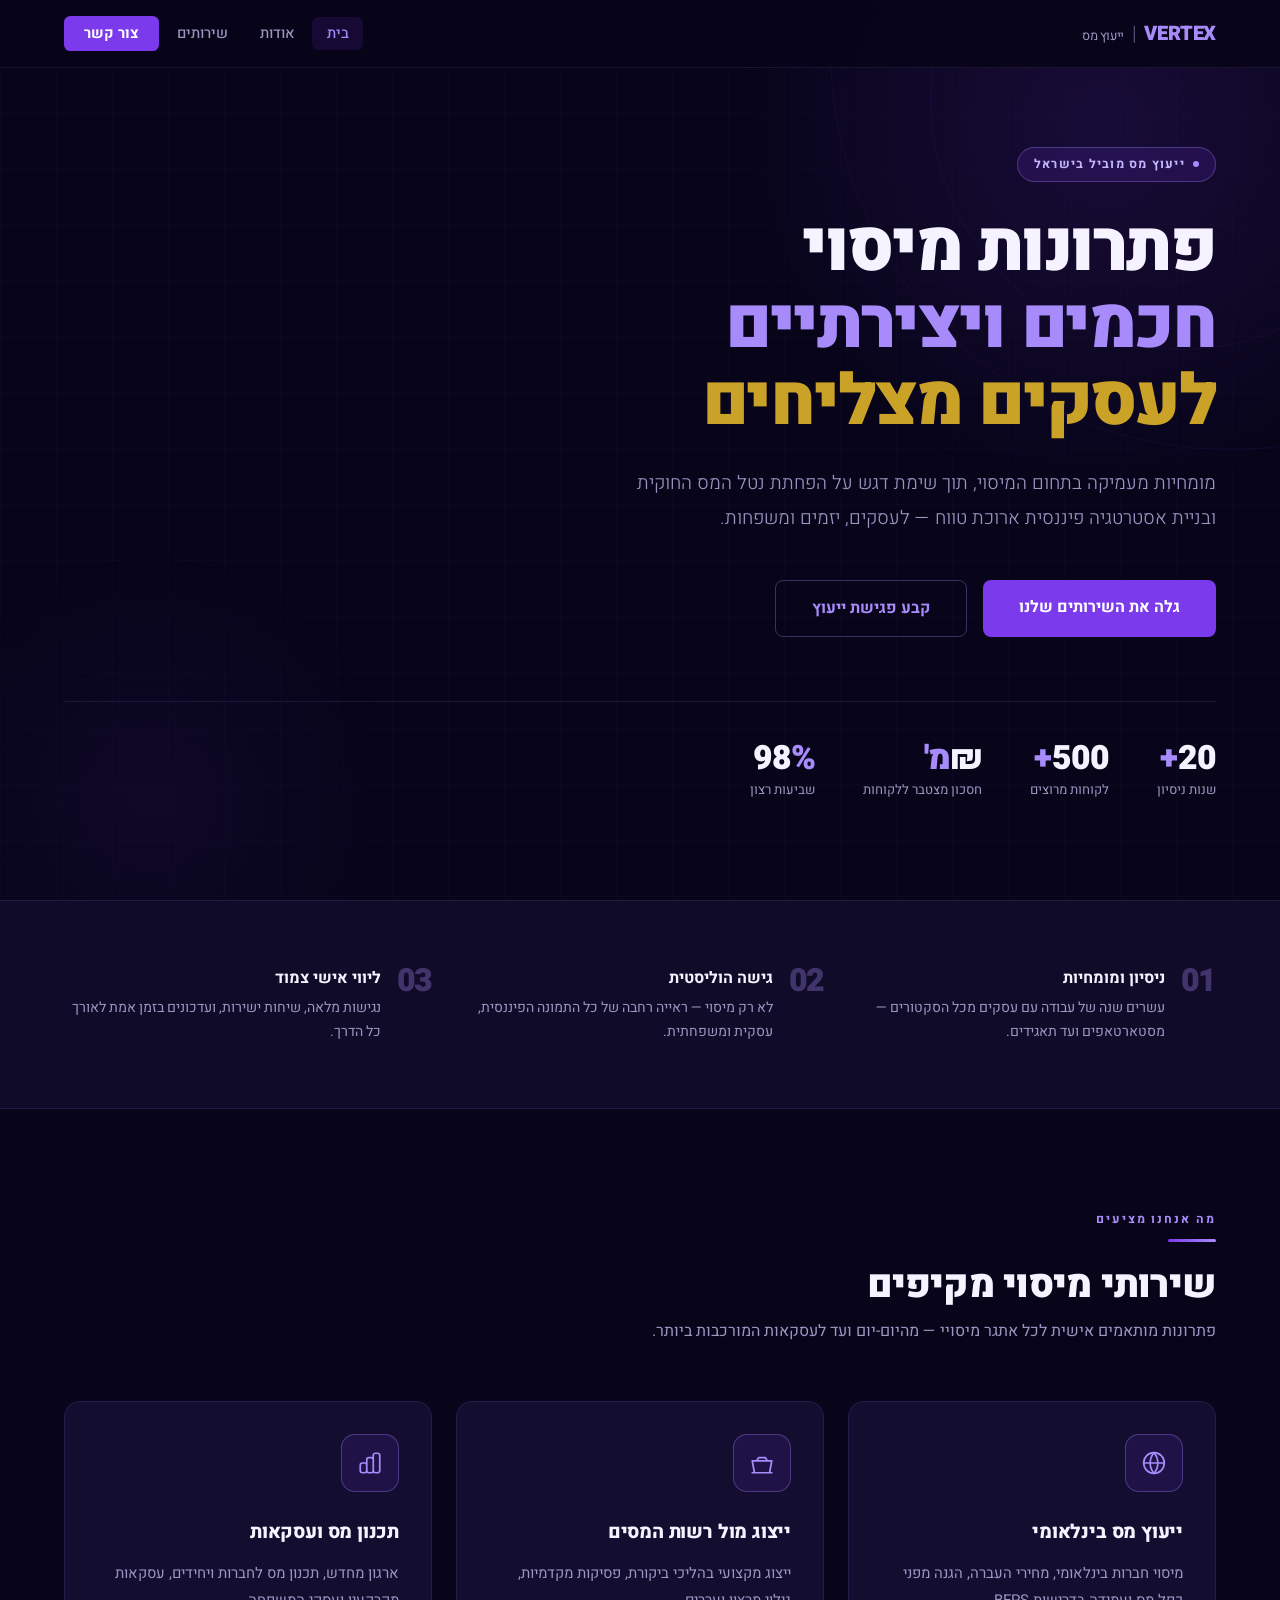
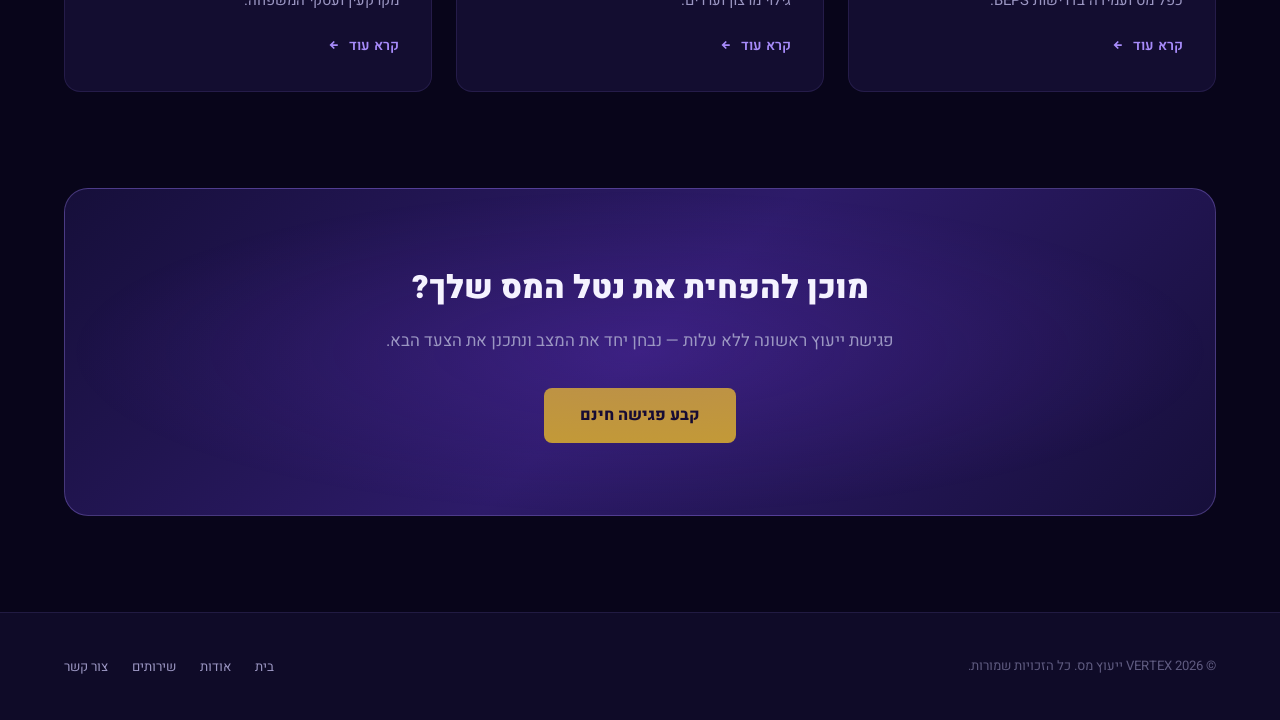
<file: index.html>
<!DOCTYPE html>
<html lang="he" dir="rtl">
<head>
  <meta charset="UTF-8">
  <meta name="viewport" content="width=device-width, initial-scale=1.0">
  <title>VERTEX | ייעוץ מס מקצועי</title>
  <link rel="stylesheet" href="style.css">
</head>
<body>

<nav>
  <a href="index.html" class="nav-logo">
    <span class="logo-en">VERTEX</span>
    <span class="logo-sep">|</span>
    <span class="logo-he">ייעוץ מס</span>
  </a>
  <ul class="nav-links" id="navLinks">
    <li><a href="index.html" class="active">בית</a></li>
    <li><a href="about.html">אודות</a></li>
    <li><a href="services.html">שירותים</a></li>
    <li><a href="contact.html" class="nav-cta">צור קשר</a></li>
  </ul>
  <button class="hamburger" id="hamburger" aria-label="תפריט">
    <span></span><span></span><span></span>
  </button>
</nav>

<!-- HERO -->
<section class="hero">
  <div class="hero-glow g1"></div>
  <div class="hero-glow g2"></div>
  <div class="hero-ring" style="width:500px;height:500px;top:-150px;right:-150px;"></div>
  <div class="hero-ring" style="width:800px;height:800px;top:-350px;right:-350px;"></div>

  <div class="hero-content">
    <div class="badge"><span class="badge-dot"></span>ייעוץ מס מוביל בישראל</div>

    <h1>
      פתרונות מיסוי<br>
      <span class="hl">חכמים ויצירתיים</span><br>
      <span class="hg">לעסקים מצליחים</span>
    </h1>

    <p class="hero-sub">
      מומחיות מעמיקה בתחום המיסוי, תוך שימת דגש על הפחתת נטל המס החוקית
      ובניית אסטרטגיה פיננסית ארוכת טווח — לעסקים, יזמים ומשפחות.
    </p>

    <div class="hero-actions">
      <a href="services.html" class="btn btn-primary">גלה את השירותים שלנו</a>
      <a href="contact.html" class="btn btn-outline">קבע פגישת ייעוץ</a>
    </div>

    <div class="hero-stats">
      <div class="stat-item">
        <div class="stat-num">20<span>+</span></div>
        <div class="stat-label">שנות ניסיון</div>
      </div>
      <div class="stat-item">
        <div class="stat-num">500<span>+</span></div>
        <div class="stat-label">לקוחות מרוצים</div>
      </div>
      <div class="stat-item">
        <div class="stat-num">₪<span>מ'</span></div>
        <div class="stat-label">חסכון מצטבר ללקוחות</div>
      </div>
      <div class="stat-item">
        <div class="stat-num">98<span>%</span></div>
        <div class="stat-label">שביעות רצון</div>
      </div>
    </div>
  </div>
</section>

<!-- FEATURES BAND -->
<div class="features-band">
  <div class="container">
    <div class="grid-3">
      <div class="feat-item fade-in">
        <div class="feat-num">01</div>
        <div>
          <div class="feat-title">ניסיון ומומחיות</div>
          <div class="feat-desc">עשרים שנה של עבודה עם עסקים מכל הסקטורים — מסטארטאפים ועד תאגידים.</div>
        </div>
      </div>
      <div class="feat-item fade-in" style="transition-delay:.1s">
        <div class="feat-num">02</div>
        <div>
          <div class="feat-title">גישה הוליסטית</div>
          <div class="feat-desc">לא רק מיסוי — ראייה רחבה של כל התמונה הפיננסית, עסקית ומשפחתית.</div>
        </div>
      </div>
      <div class="feat-item fade-in" style="transition-delay:.2s">
        <div class="feat-num">03</div>
        <div>
          <div class="feat-title">ליווי אישי צמוד</div>
          <div class="feat-desc">נגישות מלאה, שיחות ישירות, ועדכונים בזמן אמת לאורך כל הדרך.</div>
        </div>
      </div>
    </div>
  </div>
</div>

<!-- SERVICES PREVIEW -->
<section class="section">
  <div class="container">
    <div class="section-hd fade-in">
      <span class="eyebrow">מה אנחנו מציעים</span>
      <div class="acc-bar"></div>
      <h2 class="section-title">שירותי מיסוי <span>מקיפים</span></h2>
      <p class="section-desc">פתרונות מותאמים אישית לכל אתגר מיסויי — מהיום-יום ועד לעסקאות המורכבות ביותר.</p>
    </div>

    <div class="grid-3">
      <!-- Card 1 -->
      <div class="card fade-in">
        <div class="svc-icon">
          <svg viewBox="0 0 24 24"><circle cx="12" cy="12" r="9.5"/><path d="M2.5 12h19M12 2.5a14.5 14.5 0 010 19M12 2.5a14.5 14.5 0 000 19"/></svg>
        </div>
        <h3>ייעוץ מס בינלאומי</h3>
        <p>מיסוי חברות בינלאומי, מחירי העברה, הגנה מפני כפל מס ועמידה בדרישות BEPS.</p>
        <a href="services.html" class="card-link">
          קרא עוד
          <svg viewBox="0 0 16 16" fill="none" stroke="currentColor" stroke-width="2"><path d="M10 8H2M6 4l-4 4 4 4"/></svg>
        </a>
      </div>

      <!-- Card 2 -->
      <div class="card fade-in" style="transition-delay:.1s">
        <div class="svc-icon">
          <svg viewBox="0 0 24 24"><path d="M3 21h18M9 7h6l2 3H7L9 7zM3 10h18l-2 11H5L3 10z"/></svg>
        </div>
        <h3>ייצוג מול רשות המסים</h3>
        <p>ייצוג מקצועי בהליכי ביקורת, פסיקות מקדמיות, גילוי מרצון ועררים.</p>
        <a href="services.html" class="card-link">
          קרא עוד
          <svg viewBox="0 0 16 16" fill="none" stroke="currentColor" stroke-width="2"><path d="M10 8H2M6 4l-4 4 4 4"/></svg>
        </a>
      </div>

      <!-- Card 3 -->
      <div class="card fade-in" style="transition-delay:.2s">
        <div class="svc-icon">
          <svg viewBox="0 0 24 24"><path d="M9 19v-5a2 2 0 00-2-2H5a2 2 0 00-2 2v5a2 2 0 002 2h2a2 2 0 002-2zm0 0V9a2 2 0 012-2h2a2 2 0 012 2v10m-6 0a2 2 0 002 2h2a2 2 0 002-2m0 0V5a2 2 0 012-2h2a2 2 0 012 2v14a2 2 0 01-2 2h-2a2 2 0 01-2-2z"/></svg>
        </div>
        <h3>תכנון מס ועסקאות</h3>
        <p>ארגון מחדש, תכנון מס לחברות ויחידים, עסקאות מקרקעין ועסקי המשפחה.</p>
        <a href="services.html" class="card-link">
          קרא עוד
          <svg viewBox="0 0 16 16" fill="none" stroke="currentColor" stroke-width="2"><path d="M10 8H2M6 4l-4 4 4 4"/></svg>
        </a>
      </div>
    </div>
  </div>
</section>

<!-- CTA BAND -->
<section class="section" style="padding-top:0">
  <div class="container">
    <div class="cta-band fade-in">
      <h2>מוכן להפחית את נטל המס שלך?</h2>
      <p>פגישת ייעוץ ראשונה ללא עלות — נבחן יחד את המצב ונתכנן את הצעד הבא.</p>
      <a href="contact.html" class="btn btn-gold">קבע פגישה חינם</a>
    </div>
  </div>
</section>

<footer>
  <div class="footer-in">
    <div class="footer-copy">© 2026 VERTEX ייעוץ מס. כל הזכויות שמורות.</div>
    <ul class="footer-links">
      <li><a href="index.html">בית</a></li>
      <li><a href="about.html">אודות</a></li>
      <li><a href="services.html">שירותים</a></li>
      <li><a href="contact.html">צור קשר</a></li>
    </ul>
  </div>
</footer>

<script src="script.js"></script>
</body>
</html>
</file>
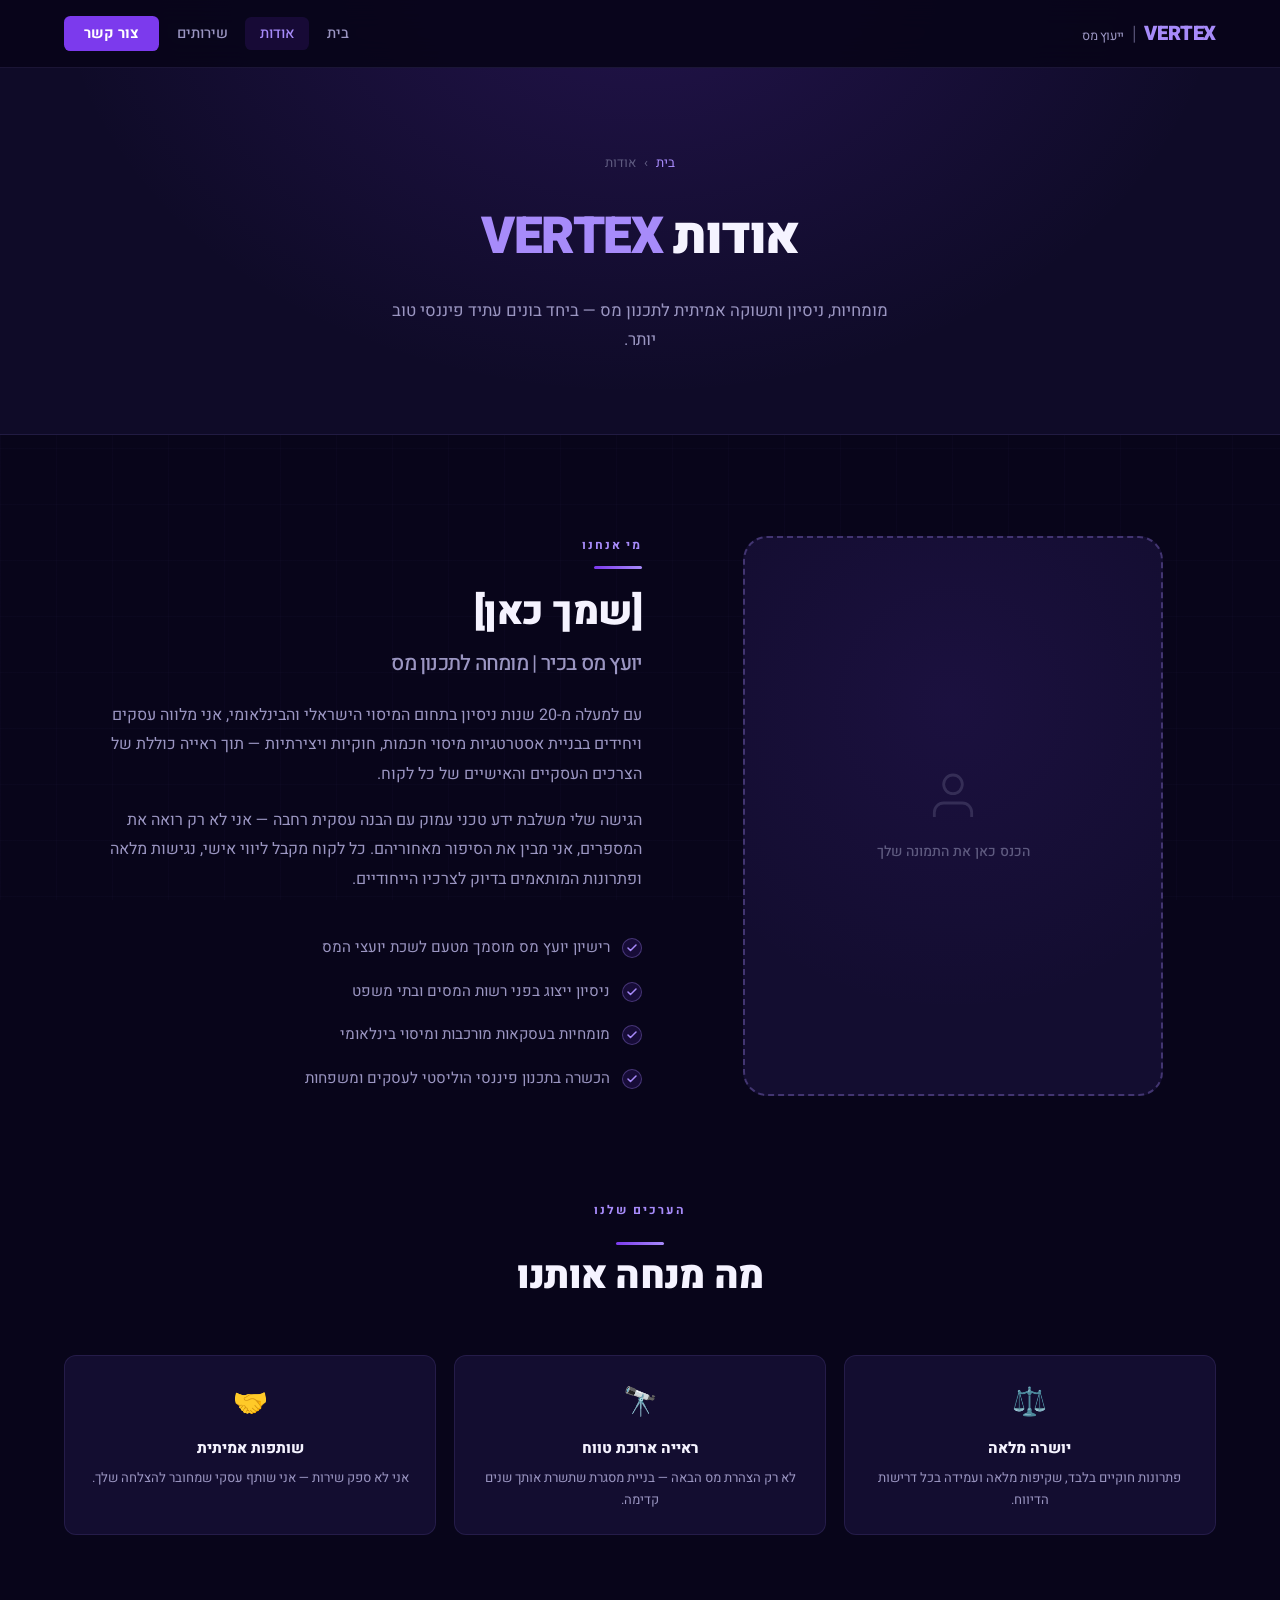
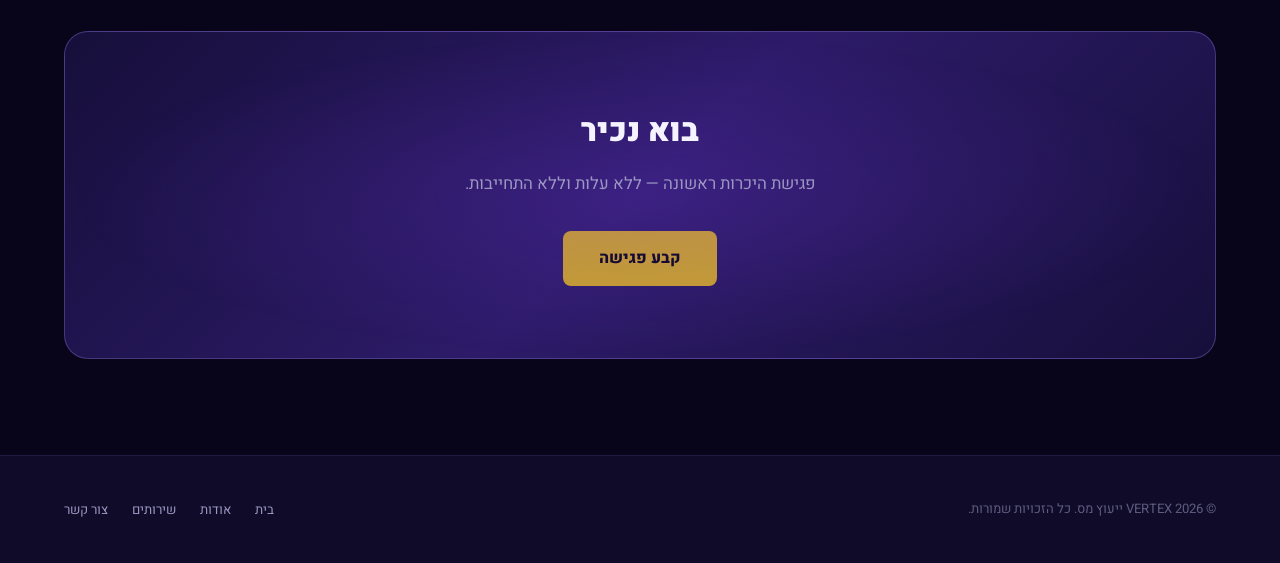
<file: about.html>
<!DOCTYPE html>
<html lang="he" dir="rtl">
<head>
  <meta charset="UTF-8">
  <meta name="viewport" content="width=device-width, initial-scale=1.0">
  <title>אודות | VERTEX ייעוץ מס</title>
  <link rel="stylesheet" href="style.css">
</head>
<body>

<nav>
  <a href="index.html" class="nav-logo">
    <span class="logo-en">VERTEX</span>
    <span class="logo-sep">|</span>
    <span class="logo-he">ייעוץ מס</span>
  </a>
  <ul class="nav-links" id="navLinks">
    <li><a href="index.html">בית</a></li>
    <li><a href="about.html" class="active">אודות</a></li>
    <li><a href="services.html">שירותים</a></li>
    <li><a href="contact.html" class="nav-cta">צור קשר</a></li>
  </ul>
  <button class="hamburger" id="hamburger" aria-label="תפריט">
    <span></span><span></span><span></span>
  </button>
</nav>

<!-- PAGE HERO -->
<div class="page-hero">
  <div class="page-hero-bg"></div>
  <div class="breadcrumb"><a href="index.html">בית</a> <span>›</span> <span>אודות</span></div>
  <h1>אודות <span class="hl">VERTEX</span></h1>
  <p class="psub">מומחיות, ניסיון ותשוקה אמיתית לתכנון מס — ביחד בונים עתיד פיננסי טוב יותר.</p>
</div>

<!-- MAIN ABOUT SECTION -->
<section class="section">
  <div class="container">
    <div class="grid-2 fade-in">

      <!-- Photo -->
      <div style="display:flex;justify-content:center;">
        <div class="photo-wrap">
          <svg viewBox="0 0 24 24" fill="none" stroke="currentColor" stroke-width="1.2">
            <path d="M20 21v-2a4 4 0 00-4-4H8a4 4 0 00-4 4v2"/>
            <circle cx="12" cy="7" r="4"/>
          </svg>
          <span>הכנס כאן את התמונה שלך</span>
        </div>
      </div>

      <!-- Bio -->
      <div>
        <span class="eyebrow">מי אנחנו</span>
        <div class="acc-bar"></div>
        <h2 class="section-title" style="margin-bottom:1.25rem">
          [שמך כאן]<br>
          <span style="font-size:1.3rem;font-weight:500;color:var(--muted)">יועץ מס בכיר | מומחה לתכנון מס</span>
        </h2>

        <p style="color:var(--muted);margin-bottom:1rem;line-height:1.85;">
          עם למעלה מ-20 שנות ניסיון בתחום המיסוי הישראלי והבינלאומי, אני מלווה עסקים ויחידים
          בבניית אסטרטגיות מיסוי חכמות, חוקיות ויצירתיות — תוך ראייה כוללת של הצרכים העסקיים
          והאישיים של כל לקוח.
        </p>

        <p style="color:var(--muted);margin-bottom:2rem;line-height:1.85;">
          הגישה שלי משלבת ידע טכני עמוק עם הבנה עסקית רחבה — אני לא רק רואה את המספרים,
          אני מבין את הסיפור מאחוריהם. כל לקוח מקבל ליווי אישי, נגישות מלאה ופתרונות
          המותאמים בדיוק לצרכיו הייחודיים.
        </p>

        <ul class="flist">
          <li>רישיון יועץ מס מוסמך מטעם לשכת יועצי המס</li>
          <li>ניסיון ייצוג בפני רשות המסים ובתי משפט</li>
          <li>מומחיות בעסקאות מורכבות ומיסוי בינלאומי</li>
          <li>הכשרה בתכנון פיננסי הוליסטי לעסקים ומשפחות</li>
        </ul>
      </div>
    </div>
  </div>
</section>

<!-- VALUES -->
<section class="section" style="padding-top:0">
  <div class="container">
    <div class="section-hd fade-in" style="text-align:center">
      <span class="eyebrow">הערכים שלנו</span>
      <div class="acc-bar" style="margin:0.75rem auto 0"></div>
      <h2 class="section-title" style="margin-top:.5rem">מה מנחה אותנו</h2>
    </div>

    <div class="values-grid">
      <div class="val-item fade-in">
        <span class="val-icon">⚖️</span>
        <h4>יושרה מלאה</h4>
        <p>פתרונות חוקיים בלבד, שקיפות מלאה ועמידה בכל דרישות הדיווח.</p>
      </div>
      <div class="val-item fade-in" style="transition-delay:.1s">
        <span class="val-icon">🔭</span>
        <h4>ראייה ארוכת טווח</h4>
        <p>לא רק הצהרת מס הבאה — בניית מסגרת שתשרת אותך שנים קדימה.</p>
      </div>
      <div class="val-item fade-in" style="transition-delay:.2s">
        <span class="val-icon">🤝</span>
        <h4>שותפות אמיתית</h4>
        <p>אני לא ספק שירות — אני שותף עסקי שמחובר להצלחה שלך.</p>
      </div>
    </div>
  </div>
</section>

<!-- CTA -->
<section class="section" style="padding-top:0">
  <div class="container">
    <div class="cta-band fade-in">
      <h2>בוא נכיר</h2>
      <p>פגישת היכרות ראשונה — ללא עלות וללא התחייבות.</p>
      <a href="contact.html" class="btn btn-gold">קבע פגישה</a>
    </div>
  </div>
</section>

<footer>
  <div class="footer-in">
    <div class="footer-copy">© 2026 VERTEX ייעוץ מס. כל הזכויות שמורות.</div>
    <ul class="footer-links">
      <li><a href="index.html">בית</a></li>
      <li><a href="about.html">אודות</a></li>
      <li><a href="services.html">שירותים</a></li>
      <li><a href="contact.html">צור קשר</a></li>
    </ul>
  </div>
</footer>

<script src="script.js"></script>
</body>
</html>
</file>
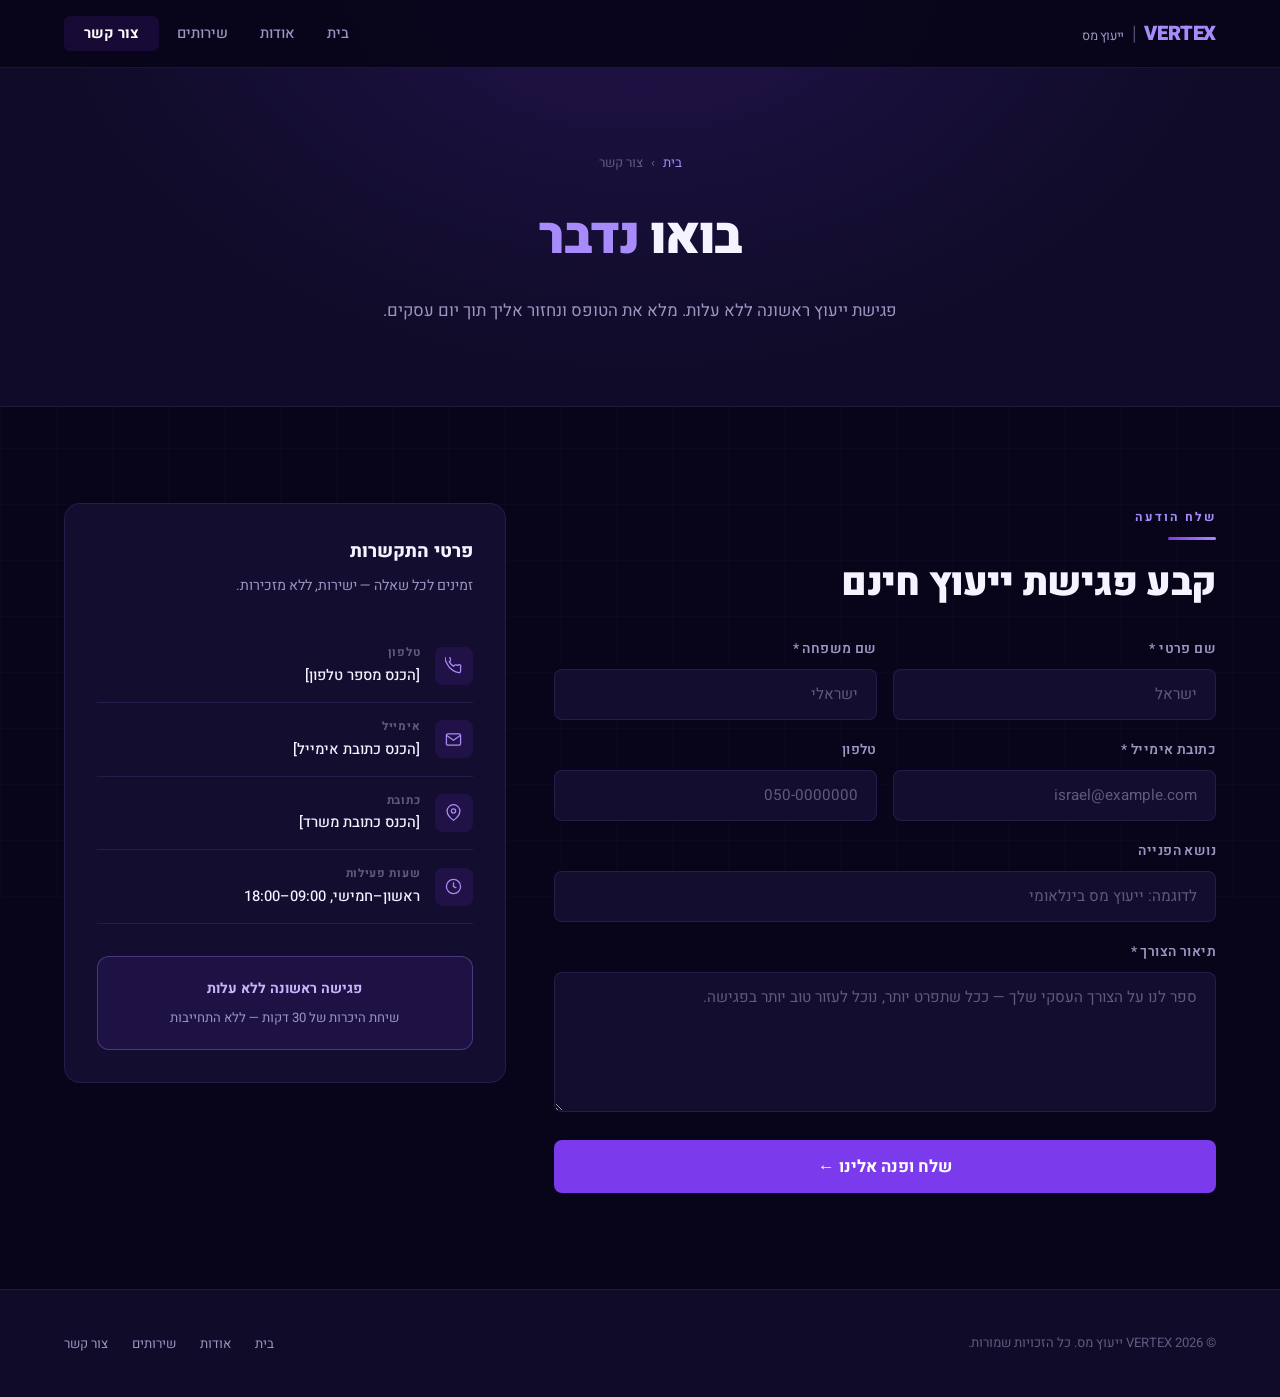
<file: contact.html>
<!DOCTYPE html>
<html lang="he" dir="rtl">
<head>
  <meta charset="UTF-8">
  <meta name="viewport" content="width=device-width, initial-scale=1.0">
  <title>צור קשר | VERTEX ייעוץ מס</title>
  <link rel="stylesheet" href="style.css">
</head>
<body>

<nav>
  <a href="index.html" class="nav-logo">
    <span class="logo-en">VERTEX</span>
    <span class="logo-sep">|</span>
    <span class="logo-he">ייעוץ מס</span>
  </a>
  <ul class="nav-links" id="navLinks">
    <li><a href="index.html">בית</a></li>
    <li><a href="about.html">אודות</a></li>
    <li><a href="services.html">שירותים</a></li>
    <li><a href="contact.html" class="active nav-cta">צור קשר</a></li>
  </ul>
  <button class="hamburger" id="hamburger" aria-label="תפריט">
    <span></span><span></span><span></span>
  </button>
</nav>

<!-- PAGE HERO -->
<div class="page-hero">
  <div class="page-hero-bg"></div>
  <div class="breadcrumb"><a href="index.html">בית</a> <span>›</span> <span>צור קשר</span></div>
  <h1>בואו <span class="hl">נדבר</span></h1>
  <p class="psub">פגישת ייעוץ ראשונה ללא עלות. מלא את הטופס ונחזור אליך תוך יום עסקים.</p>
</div>

<!-- CONTACT SECTION -->
<section class="section">
  <div class="container">
    <div class="contact-grid fade-in">

      <!-- FORM -->
      <div>
        <span class="eyebrow">שלח הודעה</span>
        <div class="acc-bar"></div>
        <h2 class="section-title" style="margin-bottom:2rem;">קבע פגישת <span>ייעוץ חינם</span></h2>

        <form id="contactForm" novalidate>
          <div class="form-row">
            <div class="form-group">
              <label for="fname">שם פרטי *</label>
              <input type="text" id="fname" name="fname" placeholder="ישראל" required>
            </div>
            <div class="form-group">
              <label for="lname">שם משפחה *</label>
              <input type="text" id="lname" name="lname" placeholder="ישראלי" required>
            </div>
          </div>

          <div class="form-row">
            <div class="form-group">
              <label for="email">כתובת אימייל *</label>
              <input type="email" id="email" name="email" placeholder="israel@example.com" required>
            </div>
            <div class="form-group">
              <label for="phone">טלפון</label>
              <input type="tel" id="phone" name="phone" placeholder="050-0000000">
            </div>
          </div>

          <div class="form-group">
            <label for="subject">נושא הפנייה</label>
            <input type="text" id="subject" name="subject" placeholder="לדוגמה: ייעוץ מס בינלאומי">
          </div>

          <div class="form-group">
            <label for="message">תיאור הצורך *</label>
            <textarea id="message" name="message" placeholder="ספר לנו על הצורך העסקי שלך — ככל שתפרט יותר, נוכל לעזור טוב יותר בפגישה." required></textarea>
          </div>

          <button type="submit" class="btn btn-primary" style="width:100%;font-size:1.05rem;">
            שלח ופנה אלינו ←
          </button>
        </form>

        <div class="form-success" id="formSuccess">
          תודה! קיבלנו את פנייתך ונחזור אליך תוך יום עסקים. 🙏
        </div>
      </div>

      <!-- INFO CARD -->
      <div class="info-card">
        <h3>פרטי התקשרות</h3>
        <p class="isub">זמינים לכל שאלה — ישירות, ללא מזכירות.</p>

        <div class="cdet">
          <div class="cdet-icon">
            <svg viewBox="0 0 24 24"><path d="M22 16.92v3a2 2 0 01-2.18 2 19.79 19.79 0 01-8.63-3.07A19.5 19.5 0 013.07 9.81 19.79 19.79 0 01.07 1.18a2 2 0 012-2.17H5a2 2 0 012 1.72c.127.96.361 1.903.7 2.81a2 2 0 01-.45 2.11L6.09 6.91a16 16 0 006 6l1.27-1.27a2 2 0 012.11-.45c.907.339 1.85.573 2.81.7A2 2 0 0122 13.92v3z"/></svg>
          </div>
          <div class="cdet-text">
            <div class="cdet-lbl">טלפון</div>
            <div class="cdet-val">[הכנס מספר טלפון]</div>
          </div>
        </div>

        <div class="cdet">
          <div class="cdet-icon">
            <svg viewBox="0 0 24 24"><path d="M4 4h16c1.1 0 2 .9 2 2v12c0 1.1-.9 2-2 2H4c-1.1 0-2-.9-2-2V6c0-1.1.9-2 2-2z"/><polyline points="22,6 12,13 2,6"/></svg>
          </div>
          <div class="cdet-text">
            <div class="cdet-lbl">אימייל</div>
            <div class="cdet-val">[הכנס כתובת אימייל]</div>
          </div>
        </div>

        <div class="cdet">
          <div class="cdet-icon">
            <svg viewBox="0 0 24 24"><path d="M21 10c0 7-9 13-9 13s-9-6-9-13a9 9 0 0118 0z"/><circle cx="12" cy="10" r="3"/></svg>
          </div>
          <div class="cdet-text">
            <div class="cdet-lbl">כתובת</div>
            <div class="cdet-val">[הכנס כתובת משרד]</div>
          </div>
        </div>

        <div class="cdet">
          <div class="cdet-icon">
            <svg viewBox="0 0 24 24"><circle cx="12" cy="12" r="10"/><polyline points="12,6 12,12 16,14"/></svg>
          </div>
          <div class="cdet-text">
            <div class="cdet-lbl">שעות פעילות</div>
            <div class="cdet-val">ראשון–חמישי, 09:00–18:00</div>
          </div>
        </div>

        <div style="margin-top:2rem;padding:1.25rem;background:rgba(124,58,237,.1);border:1px solid var(--border-b);border-radius:.75rem;text-align:center;">
          <div style="color:var(--acc-s);font-size:.88rem;font-weight:700;margin-bottom:.4rem;">פגישה ראשונה ללא עלות</div>
          <div style="color:var(--muted);font-size:.82rem;">שיחת היכרות של 30 דקות — ללא התחייבות</div>
        </div>
      </div>

    </div>
  </div>
</section>

<footer>
  <div class="footer-in">
    <div class="footer-copy">© 2026 VERTEX ייעוץ מס. כל הזכויות שמורות.</div>
    <ul class="footer-links">
      <li><a href="index.html">בית</a></li>
      <li><a href="about.html">אודות</a></li>
      <li><a href="services.html">שירותים</a></li>
      <li><a href="contact.html">צור קשר</a></li>
    </ul>
  </div>
</footer>

<script src="script.js"></script>
</body>
</html>
</file>
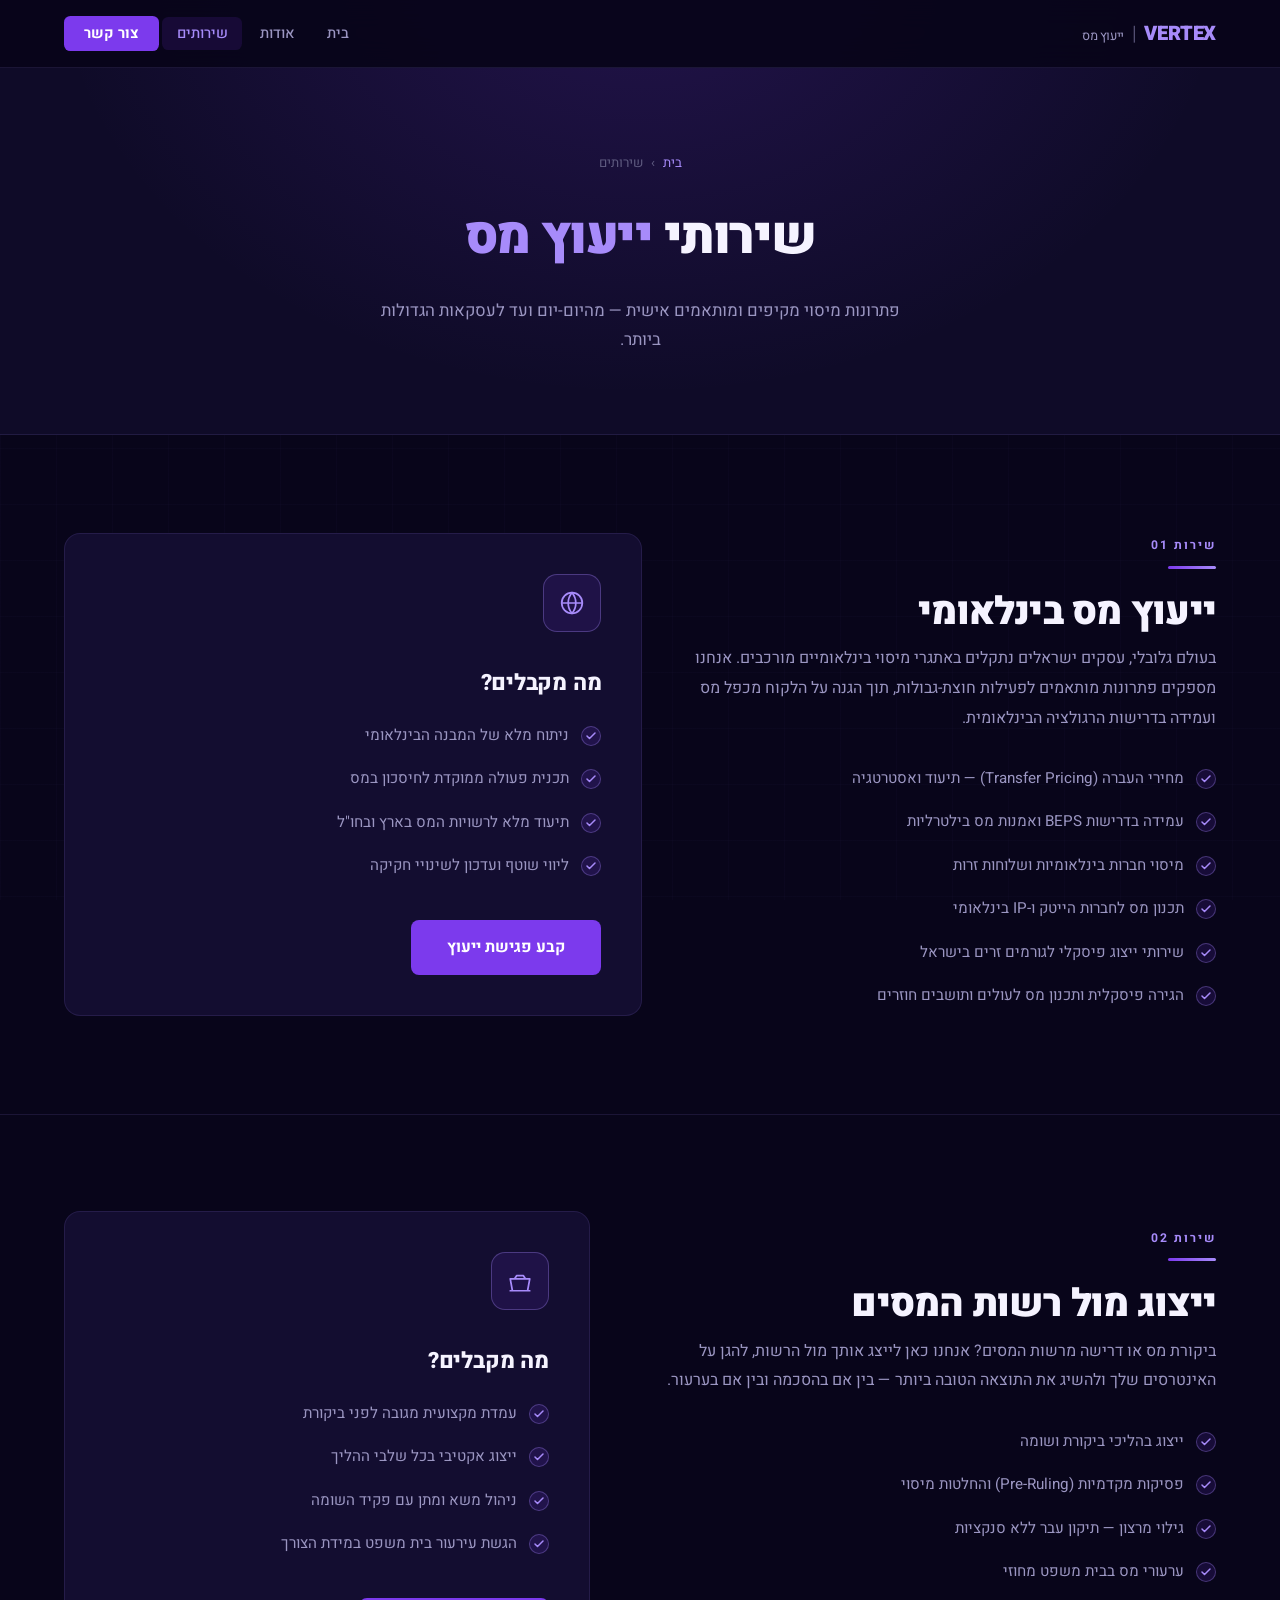
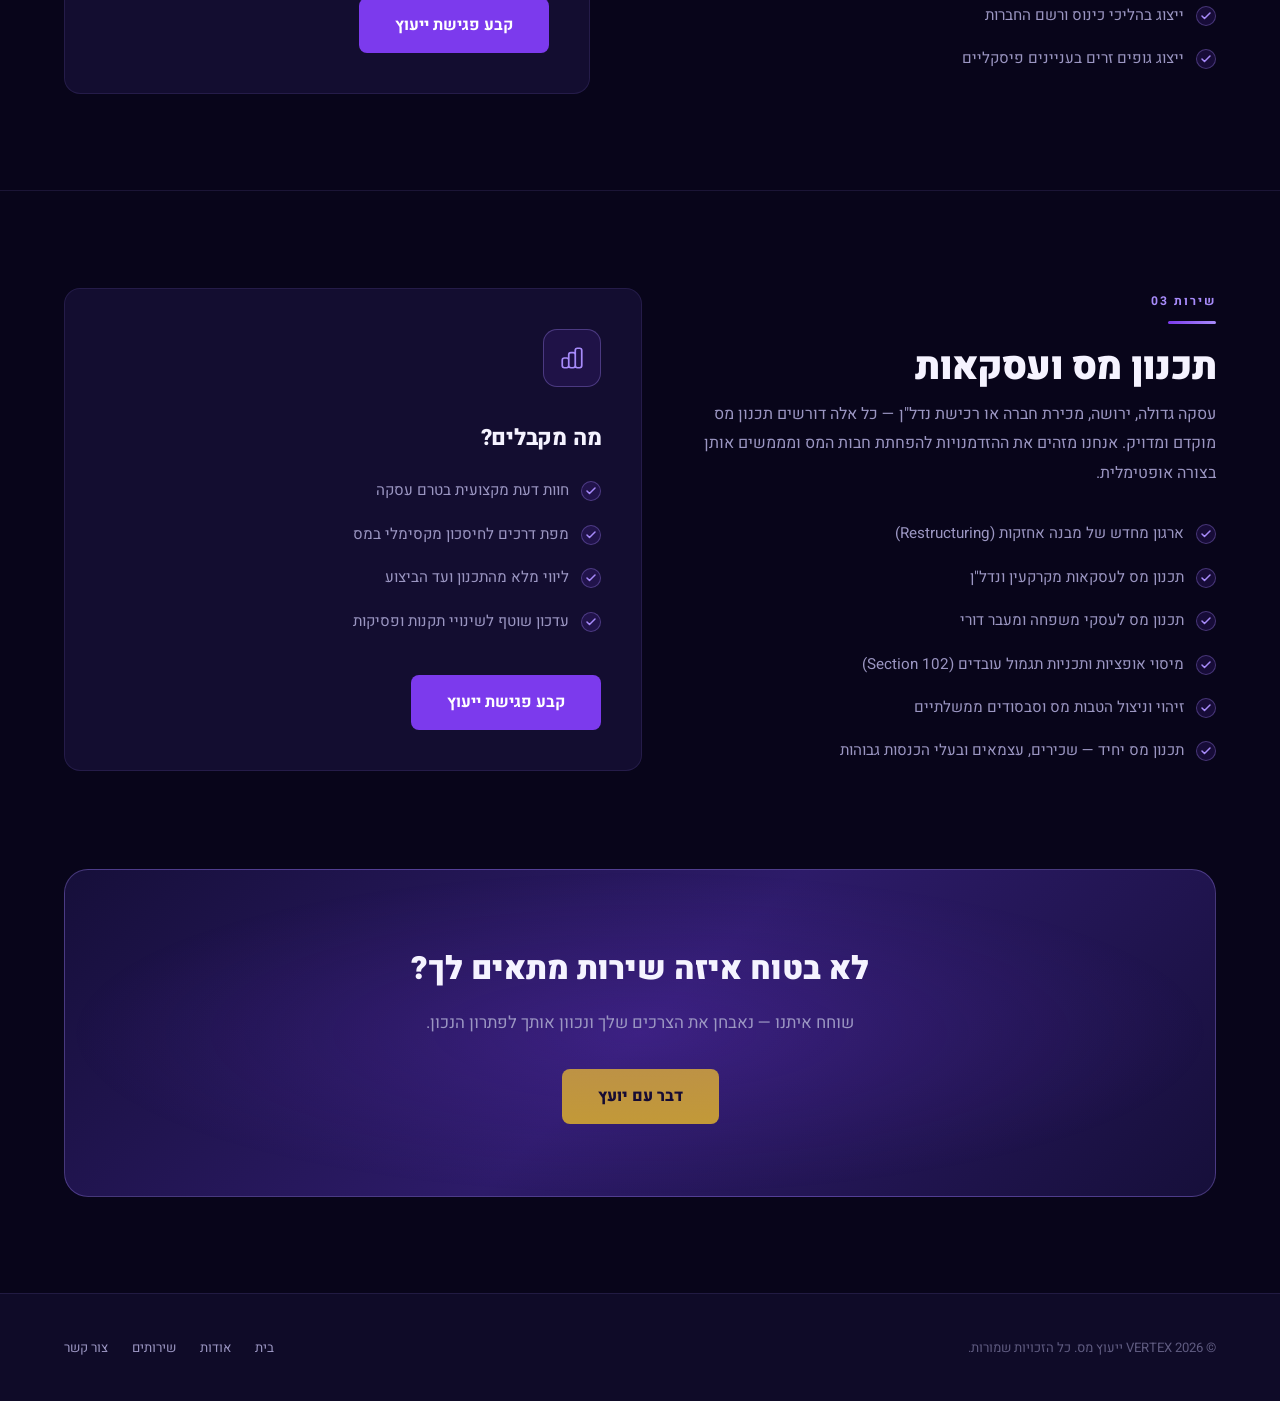
<file: services.html>
<!DOCTYPE html>
<html lang="he" dir="rtl">
<head>
  <meta charset="UTF-8">
  <meta name="viewport" content="width=device-width, initial-scale=1.0">
  <title>שירותים | VERTEX ייעוץ מס</title>
  <link rel="stylesheet" href="style.css">
</head>
<body>

<nav>
  <a href="index.html" class="nav-logo">
    <span class="logo-en">VERTEX</span>
    <span class="logo-sep">|</span>
    <span class="logo-he">ייעוץ מס</span>
  </a>
  <ul class="nav-links" id="navLinks">
    <li><a href="index.html">בית</a></li>
    <li><a href="about.html">אודות</a></li>
    <li><a href="services.html" class="active">שירותים</a></li>
    <li><a href="contact.html" class="nav-cta">צור קשר</a></li>
  </ul>
  <button class="hamburger" id="hamburger" aria-label="תפריט">
    <span></span><span></span><span></span>
  </button>
</nav>

<!-- PAGE HERO -->
<div class="page-hero">
  <div class="page-hero-bg"></div>
  <div class="breadcrumb"><a href="index.html">בית</a> <span>›</span> <span>שירותים</span></div>
  <h1>שירותי <span class="hl">ייעוץ מס</span></h1>
  <p class="psub">פתרונות מיסוי מקיפים ומותאמים אישית — מהיום-יום ועד לעסקאות הגדולות ביותר.</p>
</div>

<!-- SERVICE 1 -->
<section class="section">
  <div class="container">
    <div class="grid-2 fade-in">
      <div>
        <span class="eyebrow">שירות 01</span>
        <div class="acc-bar"></div>
        <h2 class="section-title">ייעוץ מס <span>בינלאומי</span></h2>
        <p style="color:var(--muted);margin-bottom:1.5rem;line-height:1.85;">
          בעולם גלובלי, עסקים ישראלים נתקלים באתגרי מיסוי בינלאומיים מורכבים. אנחנו מספקים
          פתרונות מותאמים לפעילות חוצת-גבולות, תוך הגנה על הלקוח מכפל מס ועמידה בדרישות
          הרגולציה הבינלאומית.
        </p>
        <ul class="flist">
          <li>מחירי העברה (Transfer Pricing) — תיעוד ואסטרטגיה</li>
          <li>עמידה בדרישות BEPS ואמנות מס בילטרליות</li>
          <li>מיסוי חברות בינלאומיות ושלוחות זרות</li>
          <li>תכנון מס לחברות הייטק ו-IP בינלאומי</li>
          <li>שירותי ייצוג פיסקלי לגורמים זרים בישראל</li>
          <li>הגירה פיסקלית ותכנון מס לעולים ותושבים חוזרים</li>
        </ul>
      </div>
      <div class="card" style="padding:2.5rem;">
        <div class="svc-icon" style="margin-bottom:2rem;">
          <svg viewBox="0 0 24 24" fill="none" stroke="currentColor" stroke-width="1.6" stroke-linecap="round" stroke-linejoin="round">
            <circle cx="12" cy="12" r="9.5"/>
            <path d="M2.5 12h19M12 2.5a14.5 14.5 0 010 19M12 2.5a14.5 14.5 0 000 19"/>
          </svg>
        </div>
        <h3 style="font-size:1.4rem;margin-bottom:.75rem;">מה מקבלים?</h3>
        <ul class="flist">
          <li>ניתוח מלא של המבנה הבינלאומי</li>
          <li>תכנית פעולה ממוקדת לחיסכון במס</li>
          <li>תיעוד מלא לרשויות המס בארץ ובחו"ל</li>
          <li>ליווי שוטף ועדכון לשינויי חקיקה</li>
        </ul>
        <a href="contact.html" class="btn btn-primary" style="margin-top:2rem;display:inline-block;">
          קבע פגישת ייעוץ
        </a>
      </div>
    </div>
  </div>
</section>

<hr style="border:none;border-top:1px solid var(--border);">

<!-- SERVICE 2 -->
<section class="section">
  <div class="container">
    <div class="grid-2 fade-in" style="direction:ltr;">
      <div class="card" style="padding:2.5rem;direction:rtl;">
        <div class="svc-icon" style="margin-bottom:2rem;">
          <svg viewBox="0 0 24 24" fill="none" stroke="currentColor" stroke-width="1.6" stroke-linecap="round" stroke-linejoin="round">
            <path d="M3 21h18M9 7h6l2 3H7L9 7zM3 10h18l-2 11H5L3 10z"/>
          </svg>
        </div>
        <h3 style="font-size:1.4rem;margin-bottom:.75rem;">מה מקבלים?</h3>
        <ul class="flist">
          <li>עמדת מקצועית מגובה לפני ביקורת</li>
          <li>ייצוג אקטיבי בכל שלבי ההליך</li>
          <li>ניהול משא ומתן עם פקיד השומה</li>
          <li>הגשת עירעור בית משפט במידת הצורך</li>
        </ul>
        <a href="contact.html" class="btn btn-primary" style="margin-top:2rem;display:inline-block;">
          קבע פגישת ייעוץ
        </a>
      </div>
      <div style="direction:rtl;">
        <span class="eyebrow">שירות 02</span>
        <div class="acc-bar"></div>
        <h2 class="section-title">ייצוג מול <span>רשות המסים</span></h2>
        <p style="color:var(--muted);margin-bottom:1.5rem;line-height:1.85;">
          ביקורת מס או דרישה מרשות המסים? אנחנו כאן לייצג אותך מול הרשות, להגן על האינטרסים
          שלך ולהשיג את התוצאה הטובה ביותר — בין אם בהסכמה ובין אם בערעור.
        </p>
        <ul class="flist">
          <li>ייצוג בהליכי ביקורת ושומה</li>
          <li>פסיקות מקדמיות (Pre-Ruling) והחלטות מיסוי</li>
          <li>גילוי מרצון — תיקון עבר ללא סנקציות</li>
          <li>ערעורי מס בבית משפט מחוזי</li>
          <li>ייצוג בהליכי כינוס ורשם החברות</li>
          <li>ייצוג גופים זרים בעניינים פיסקליים</li>
        </ul>
      </div>
    </div>
  </div>
</section>

<hr style="border:none;border-top:1px solid var(--border);">

<!-- SERVICE 3 -->
<section class="section">
  <div class="container">
    <div class="grid-2 fade-in">
      <div>
        <span class="eyebrow">שירות 03</span>
        <div class="acc-bar"></div>
        <h2 class="section-title">תכנון מס <span>ועסקאות</span></h2>
        <p style="color:var(--muted);margin-bottom:1.5rem;line-height:1.85;">
          עסקה גדולה, ירושה, מכירת חברה או רכישת נדל"ן — כל אלה דורשים תכנון מס מוקדם ומדויק.
          אנחנו מזהים את ההזדמנויות להפחתת חבות המס ומממשים אותן בצורה אופטימלית.
        </p>
        <ul class="flist">
          <li>ארגון מחדש של מבנה אחזקות (Restructuring)</li>
          <li>תכנון מס לעסקאות מקרקעין ונדל"ן</li>
          <li>תכנון מס לעסקי משפחה ומעבר דורי</li>
          <li>מיסוי אופציות ותכניות תגמול עובדים (Section 102)</li>
          <li>זיהוי וניצול הטבות מס וסבסודים ממשלתיים</li>
          <li>תכנון מס יחיד — שכירים, עצמאים ובעלי הכנסות גבוהות</li>
        </ul>
      </div>
      <div class="card" style="padding:2.5rem;">
        <div class="svc-icon" style="margin-bottom:2rem;">
          <svg viewBox="0 0 24 24" fill="none" stroke="currentColor" stroke-width="1.6" stroke-linecap="round" stroke-linejoin="round">
            <path d="M9 19v-5a2 2 0 00-2-2H5a2 2 0 00-2 2v5a2 2 0 002 2h2a2 2 0 002-2zm0 0V9a2 2 0 012-2h2a2 2 0 012 2v10m-6 0a2 2 0 002 2h2a2 2 0 002-2m0 0V5a2 2 0 012-2h2a2 2 0 012 2v14a2 2 0 01-2 2h-2a2 2 0 01-2-2z"/>
          </svg>
        </div>
        <h3 style="font-size:1.4rem;margin-bottom:.75rem;">מה מקבלים?</h3>
        <ul class="flist">
          <li>חוות דעת מקצועית בטרם עסקה</li>
          <li>מפת דרכים לחיסכון מקסימלי במס</li>
          <li>ליווי מלא מהתכנון ועד הביצוע</li>
          <li>עדכון שוטף לשינויי תקנות ופסיקות</li>
        </ul>
        <a href="contact.html" class="btn btn-primary" style="margin-top:2rem;display:inline-block;">
          קבע פגישת ייעוץ
        </a>
      </div>
    </div>
  </div>
</section>

<!-- CTA -->
<section class="section" style="padding-top:0">
  <div class="container">
    <div class="cta-band fade-in">
      <h2>לא בטוח איזה שירות מתאים לך?</h2>
      <p>שוחח איתנו — נאבחן את הצרכים שלך ונכוון אותך לפתרון הנכון.</p>
      <a href="contact.html" class="btn btn-gold">דבר עם יועץ</a>
    </div>
  </div>
</section>

<footer>
  <div class="footer-in">
    <div class="footer-copy">© 2026 VERTEX ייעוץ מס. כל הזכויות שמורות.</div>
    <ul class="footer-links">
      <li><a href="index.html">בית</a></li>
      <li><a href="about.html">אודות</a></li>
      <li><a href="services.html">שירותים</a></li>
      <li><a href="contact.html">צור קשר</a></li>
    </ul>
  </div>
</footer>

<script src="script.js"></script>
</body>
</html>
</file>
<file: style.css>
@import url('https://fonts.googleapis.com/css2?family=Heebo:wght@300;400;500;600;700;800;900&display=swap');

* { box-sizing: border-box; margin: 0; padding: 0; }

:root {
  --bg:        #08051a;
  --bg2:       #0f0b28;
  --bg3:       #150f35;
  --card:      #130d30;
  --card-h:    #1c1545;
  --acc:       #7c3aed;
  --acc-h:     #6d28d9;
  --acc-l:     #a78bfa;
  --acc-s:     #c4b5fd;
  --gold:      #c9a227;
  --gold-l:    #e8c84a;
  --white:     #f5f3ff;
  --muted:     #9b96c2;
  --dim:       #5f5b80;
  --border:    rgba(167,139,250,.12);
  --border-b:  rgba(167,139,250,.32);
  --glow:      rgba(124,58,237,.22);
  --glow-g:    rgba(201,162,39,.18);
}

html { scroll-behavior: smooth; }

body {
  font-family: 'Heebo', sans-serif;
  background: var(--bg);
  color: var(--white);
  direction: rtl;
  text-align: right;
  line-height: 1.7;
}

/* grid overlay */
body::before {
  content: '';
  position: fixed; inset: 0;
  background-image:
    linear-gradient(rgba(167,139,250,.025) 1px, transparent 1px),
    linear-gradient(90deg, rgba(167,139,250,.025) 1px, transparent 1px);
  background-size: 56px 56px;
  pointer-events: none;
  z-index: 0;
}

/* ─── NAV ─── */
nav {
  position: fixed; top: 0; width: 100%; z-index: 1000;
  background: rgba(8,5,26,.92);
  backdrop-filter: blur(14px);
  border-bottom: 1px solid var(--border);
  padding: 0 4rem; height: 68px;
  display: flex; justify-content: space-between; align-items: center;
}
.nav-logo {
  font-size: 1.25rem; font-weight: 900; text-decoration: none;
  display: flex; align-items: baseline; gap: .5rem; letter-spacing: -.02em;
}
.logo-en { color: var(--acc-l); }
.logo-sep { color: var(--dim); font-weight: 300; }
.logo-he { color: var(--muted); font-size: .8rem; font-weight: 400; }
.nav-links { display: flex; gap: .2rem; list-style: none; }
.nav-links a {
  color: var(--muted); text-decoration: none; font-weight: 500;
  padding: .4rem .9rem; border-radius: .4rem;
  transition: all .2s; font-size: .92rem;
}
.nav-links a:hover { color: var(--white); background: rgba(124,58,237,.1); }
.nav-links a.active { color: var(--acc-l); background: rgba(124,58,237,.13); }
.nav-links .nav-cta {
  background: var(--acc); color: #fff !important;
  padding: .45rem 1.25rem; font-weight: 700;
}
.nav-cta:hover { background: var(--acc-h) !important; }
.hamburger { display: none; }

/* ─── BUTTONS ─── */
.btn {
  display: inline-block; padding: .875rem 2.25rem;
  border-radius: .5rem; text-decoration: none;
  font-weight: 700; font-size: 1rem;
  font-family: 'Heebo', sans-serif;
  transition: all .25s; cursor: pointer; border: none;
}
.btn-primary { background: var(--acc); color: #fff; }
.btn-primary:hover {
  background: var(--acc-h); transform: translateY(-2px);
  box-shadow: 0 10px 30px var(--glow);
}
.btn-outline {
  background: transparent; color: var(--acc-l);
  border: 1.5px solid var(--border-b);
}
.btn-outline:hover { background: rgba(124,58,237,.1); border-color: var(--acc-l); }
.btn-gold { background: var(--gold); color: var(--bg); font-weight: 800; }
.btn-gold:hover {
  background: var(--gold-l); transform: translateY(-2px);
  box-shadow: 0 10px 30px var(--glow-g);
}

/* ─── HOME HERO ─── */
.hero {
  min-height: 100vh; display: flex; align-items: center;
  padding: 8rem 4rem 5rem; position: relative; overflow: hidden;
}
.hero-glow {
  position: absolute; border-radius: 50%; pointer-events: none;
  background: radial-gradient(circle, rgba(124,58,237,.14) 0%, transparent 70%);
}
.hero-glow.g1 { width: 750px; height: 750px; top: -250px; right: -200px; }
.hero-glow.g2 { width: 500px; height: 500px; bottom: -150px; left: -100px;
  background: radial-gradient(circle, rgba(99,47,189,.08) 0%, transparent 70%); }
.hero-ring {
  position: absolute; border-radius: 50%; pointer-events: none;
  border: 1px solid rgba(124,58,237,.08);
}
.hero-content { position: relative; z-index: 2; max-width: 1200px; margin: 0 auto; width: 100%; }
.badge {
  display: inline-flex; align-items: center; gap: .5rem;
  background: rgba(124,58,237,.15); border: 1px solid var(--border-b);
  color: var(--acc-s); padding: .35rem 1rem; border-radius: 2rem;
  font-size: .78rem; font-weight: 700; margin-bottom: 1.75rem;
  letter-spacing: .1em; text-transform: uppercase;
}
.badge-dot {
  width: 6px; height: 6px; border-radius: 50%;
  background: var(--acc-l); animation: blink 2.2s infinite;
}
@keyframes blink { 0%,100%{opacity:1} 50%{opacity:.25} }

.hero h1 {
  font-size: clamp(2.8rem, 5.5vw, 4.8rem); font-weight: 900;
  line-height: 1.1; letter-spacing: -.03em; margin-bottom: 1.5rem;
}
.hl { color: var(--acc-l); }
.hg { color: var(--gold); }
.hero-sub {
  font-size: 1.18rem; color: var(--muted);
  max-width: 580px; margin-bottom: 2.75rem;
  font-weight: 300; line-height: 1.85;
}
.hero-actions { display: flex; gap: 1rem; flex-wrap: wrap; margin-bottom: 4rem; }
.hero-stats {
  display: flex; gap: 3rem; flex-wrap: wrap;
  padding-top: 2.5rem; border-top: 1px solid var(--border);
}
.stat-num { font-size: 2.1rem; font-weight: 900; line-height: 1; letter-spacing: -.03em; }
.stat-num span { color: var(--acc-l); }
.stat-label { color: var(--muted); font-size: .82rem; margin-top: .2rem; }

/* ─── PAGE HERO (inner pages) ─── */
.page-hero {
  padding: 9.5rem 4rem 5rem; text-align: center;
  position: relative; overflow: hidden;
  background: var(--bg2); border-bottom: 1px solid var(--border);
}
.page-hero-bg {
  position: absolute; inset: 0;
  background: radial-gradient(ellipse at 50% -10%, rgba(124,58,237,.18) 0%, transparent 65%);
  pointer-events: none;
}
.breadcrumb {
  display: flex; justify-content: center; gap: .5rem;
  color: var(--dim); font-size: .82rem; margin-bottom: 1.25rem; position: relative;
}
.breadcrumb a { color: var(--acc-l); text-decoration: none; }
.page-hero h1 {
  font-size: clamp(2.2rem, 4vw, 3.4rem); font-weight: 900;
  letter-spacing: -.03em; position: relative;
}
.page-hero .psub {
  color: var(--muted); font-size: 1.05rem;
  max-width: 520px; margin: 1rem auto 0; position: relative;
}

/* ─── SECTIONS ─── */
.section { padding: 6rem 4rem; position: relative; z-index: 1; }
.container { max-width: 1200px; margin: 0 auto; width: 100%; }
.section-hd { margin-bottom: 3.5rem; }
.eyebrow {
  display: inline-block; color: var(--acc-l);
  font-size: .76rem; font-weight: 700;
  letter-spacing: .16em; text-transform: uppercase; margin-bottom: .6rem;
}
.section-title {
  font-size: clamp(1.8rem, 3vw, 2.5rem); font-weight: 900;
  letter-spacing: -.02em; line-height: 1.2; margin-bottom: .6rem;
}
.section-desc { color: var(--muted); font-size: 1rem; max-width: 580px; }
.acc-bar {
  width: 48px; height: 3px;
  background: linear-gradient(90deg, var(--acc), var(--acc-l));
  border-radius: 2px; margin-bottom: 1.25rem;
}

/* ─── CARDS ─── */
.card {
  background: var(--card); border: 1px solid var(--border);
  border-radius: 1rem; padding: 2rem;
  transition: all .3s; position: relative; overflow: hidden;
}
.card::after {
  content: ''; position: absolute; top: 0; right: 0; left: 0; height: 2px;
  background: linear-gradient(90deg, transparent, var(--acc), transparent);
  opacity: 0; transition: opacity .3s;
}
.card:hover {
  border-color: rgba(167,139,250,.28); background: var(--card-h);
  transform: translateY(-5px);
  box-shadow: 0 20px 50px rgba(0,0,0,.4), 0 0 30px var(--glow);
}
.card:hover::after { opacity: 1; }

.svc-icon {
  width: 58px; height: 58px;
  background: rgba(124,58,237,.12); border: 1px solid var(--border-b);
  border-radius: .875rem; display: flex; align-items: center; justify-content: center;
  margin-bottom: 1.5rem; color: var(--acc-l); transition: all .3s;
}
.card:hover .svc-icon { background: rgba(124,58,237,.22); box-shadow: 0 0 20px var(--glow); }
.svc-icon svg { width: 26px; height: 26px; stroke: currentColor; fill: none; stroke-width: 1.6; stroke-linecap: round; stroke-linejoin: round; }
.card h3 { font-size: 1.2rem; font-weight: 800; margin-bottom: .7rem; letter-spacing: -.01em; }
.card p { color: var(--muted); font-size: .93rem; line-height: 1.8; }
.card-link {
  display: inline-flex; align-items: center; gap: .4rem;
  color: var(--acc-l); font-size: .88rem; font-weight: 600;
  text-decoration: none; margin-top: 1.25rem; transition: gap .2s;
}
.card-link:hover { gap: .7rem; }
.card-link svg { width: 14px; height: 14px; }

/* ─── GRIDS ─── */
.grid-3 { display: grid; grid-template-columns: repeat(3,1fr); gap: 1.5rem; }
.grid-2 { display: grid; grid-template-columns: 1fr 1.1fr; gap: 3rem; align-items: center; }

/* ─── FEATURE LIST ─── */
.flist { list-style: none; }
.flist li {
  display: flex; align-items: flex-start; gap: .75rem;
  padding: .55rem 0; color: var(--muted); font-size: .95rem;
}
.flist li::before {
  content: '';
  width: 18px; height: 18px; min-width: 18px; border-radius: 50%;
  background: rgba(124,58,237,.14) url("data:image/svg+xml,%3Csvg width='10' height='8' viewBox='0 0 10 8' xmlns='http://www.w3.org/2000/svg'%3E%3Cpath d='M1 4L3.5 6.5L9 1' stroke='%23a78bfa' stroke-width='1.5' stroke-linecap='round' stroke-linejoin='round' fill='none'/%3E%3C/svg%3E") center/10px no-repeat;
  border: 1px solid var(--border-b); margin-top: 3px;
}

/* ─── ABOUT ─── */
.photo-wrap {
  width: 100%; aspect-ratio: 3/4; max-width: 420px;
  background: var(--card); border: 2px dashed var(--border-b);
  border-radius: 1.5rem; display: flex; flex-direction: column;
  align-items: center; justify-content: center; gap: 1rem;
  color: var(--dim); position: relative; overflow: hidden;
}
.photo-wrap::before {
  content: ''; position: absolute; inset: 0;
  background: radial-gradient(circle at 50% 30%, rgba(124,58,237,.08), transparent 70%);
}
.photo-wrap svg { width: 56px; height: 56px; opacity: .4; position: relative; }
.photo-wrap span { font-size: .88rem; font-weight: 500; position: relative; }

.values-grid { display: grid; grid-template-columns: repeat(3,1fr); gap: 1.1rem; margin-top: 2rem; }
.val-item {
  background: var(--card); border: 1px solid var(--border);
  border-radius: .75rem; padding: 1.4rem; text-align: center;
}
.val-icon { font-size: 1.75rem; display: block; margin-bottom: .6rem; }
.val-item h4 { font-size: .95rem; font-weight: 800; margin-bottom: .3rem; }
.val-item p { font-size: .82rem; color: var(--muted); }

/* ─── CTA BAND ─── */
.cta-band {
  background: linear-gradient(135deg, #160f3a 0%, #2d1b69 50%, #160f3a 100%);
  border: 1px solid var(--border-b); border-radius: 1.5rem;
  padding: 4.5rem 3rem; text-align: center; position: relative; overflow: hidden;
}
.cta-band::before {
  content: ''; position: absolute; inset: 0;
  background: radial-gradient(ellipse at 50% 50%, rgba(124,58,237,.2) 0%, transparent 70%);
  pointer-events: none;
}
.cta-band h2 {
  font-size: 2rem; font-weight: 900; margin-bottom: .75rem; position: relative;
}
.cta-band p { color: var(--muted); font-size: 1.05rem; margin-bottom: 2rem; position: relative; }

/* ─── CONTACT ─── */
.contact-grid { display: grid; grid-template-columns: 1.5fr 1fr; gap: 3rem; align-items: start; }

.form-group { margin-bottom: 1.2rem; }
.form-group label { display: block; color: var(--muted); font-size: .86rem; font-weight: 600; margin-bottom: .45rem; letter-spacing: .03em; }
.form-group input,
.form-group textarea {
  width: 100%; background: var(--card); border: 1px solid var(--border);
  color: var(--white); padding: .85rem 1.1rem; border-radius: .5rem;
  font-family: 'Heebo', sans-serif; font-size: .95rem;
  transition: border-color .2s, box-shadow .2s; direction: rtl; outline: none;
}
.form-group input::placeholder,
.form-group textarea::placeholder { color: var(--dim); }
.form-group input:focus,
.form-group textarea:focus {
  border-color: var(--acc-l);
  box-shadow: 0 0 0 3px rgba(167,139,250,.1);
}
.form-group textarea { min-height: 140px; resize: vertical; }
.form-row { display: grid; grid-template-columns: 1fr 1fr; gap: 1rem; }

.info-card {
  background: var(--card); border: 1px solid var(--border);
  border-radius: 1rem; padding: 2rem; position: sticky; top: 88px;
}
.info-card h3 { font-size: 1.15rem; font-weight: 800; margin-bottom: .4rem; }
.info-card .isub { color: var(--muted); font-size: .88rem; margin-bottom: 2rem; }
.cdet {
  display: flex; align-items: center; gap: .9rem;
  padding: .875rem 0; border-bottom: 1px solid var(--border);
}
.cdet:last-of-type { border-bottom: none; }
.cdet-icon {
  width: 38px; height: 38px; background: rgba(124,58,237,.12);
  border-radius: .5rem; display: flex; align-items: center;
  justify-content: center; color: var(--acc-l); flex-shrink: 0;
}
.cdet-icon svg { width: 17px; height: 17px; fill: none; stroke: currentColor; stroke-width: 1.8; }
.cdet-lbl { font-size: .72rem; color: var(--dim); font-weight: 700; letter-spacing: .06em; text-transform: uppercase; }
.cdet-val { color: var(--white); font-size: .92rem; font-weight: 500; }

.form-success {
  display: none; background: rgba(124,58,237,.1); border: 1px solid var(--border-b);
  border-radius: .75rem; padding: 1.5rem; color: var(--acc-s);
  text-align: center; font-weight: 600; margin-top: 1rem;
}

/* ─── HOME features band ─── */
.features-band {
  background: var(--bg2); border-top: 1px solid var(--border);
  border-bottom: 1px solid var(--border); padding: 4rem; position: relative; z-index: 1;
}
.feat-item { display: flex; gap: 1rem; align-items: flex-start; }
.feat-num {
  font-size: 2rem; font-weight: 900; color: var(--border-b);
  line-height: 1; letter-spacing: -.04em; font-variant-numeric: tabular-nums;
}
.feat-title { font-size: 1rem; font-weight: 700; color: var(--white); margin-bottom: .25rem; }
.feat-desc { font-size: .88rem; color: var(--muted); }

/* ─── FOOTER ─── */
footer {
  background: var(--bg2); border-top: 1px solid var(--border);
  padding: 2.5rem 4rem; position: relative; z-index: 1;
}
.footer-in { max-width: 1200px; margin: 0 auto; display: flex; justify-content: space-between; align-items: center; }
.footer-copy { color: var(--dim); font-size: .82rem; }
.footer-links { display: flex; gap: 1.5rem; list-style: none; }
.footer-links a { color: var(--muted); text-decoration: none; font-size: .82rem; transition: color .2s; }
.footer-links a:hover { color: var(--acc-l); }

/* ─── FADE-IN ANIMATION ─── */
.fade-in { opacity: 0; transform: translateY(22px); transition: opacity .6s ease, transform .6s ease; }
.fade-in.visible { opacity: 1; transform: none; }

/* ─── RESPONSIVE ─── */
@media (max-width: 920px) {
  nav { padding: 0 1.5rem; }
  .nav-links, .nav-cta { display: none; }
  .nav-links.open {
    display: flex; flex-direction: column; gap: .25rem;
    position: absolute; top: 68px; right: 0; left: 0;
    background: rgba(8,5,26,.97); padding: 1.5rem;
    border-bottom: 1px solid var(--border);
  }
  .hamburger {
    display: flex; flex-direction: column; gap: 5px;
    background: none; border: none; cursor: pointer; padding: .5rem;
  }
  .hamburger span { display: block; width: 22px; height: 2px; background: var(--muted); border-radius: 2px; transition: all .3s; }
  .hero, .section { padding-left: 1.5rem; padding-right: 1.5rem; }
  .features-band { padding: 3rem 1.5rem; }
  .page-hero { padding: 8rem 1.5rem 4rem; }
  .grid-3, .grid-2, .contact-grid, .form-row, .values-grid { grid-template-columns: 1fr; }
  .hero-stats { gap: 1.75rem; }
  .cta-band { padding: 3rem 1.5rem; }
  footer { padding: 2rem 1.5rem; }
  .footer-in { flex-direction: column; gap: 1.25rem; text-align: center; }
}
</file>
